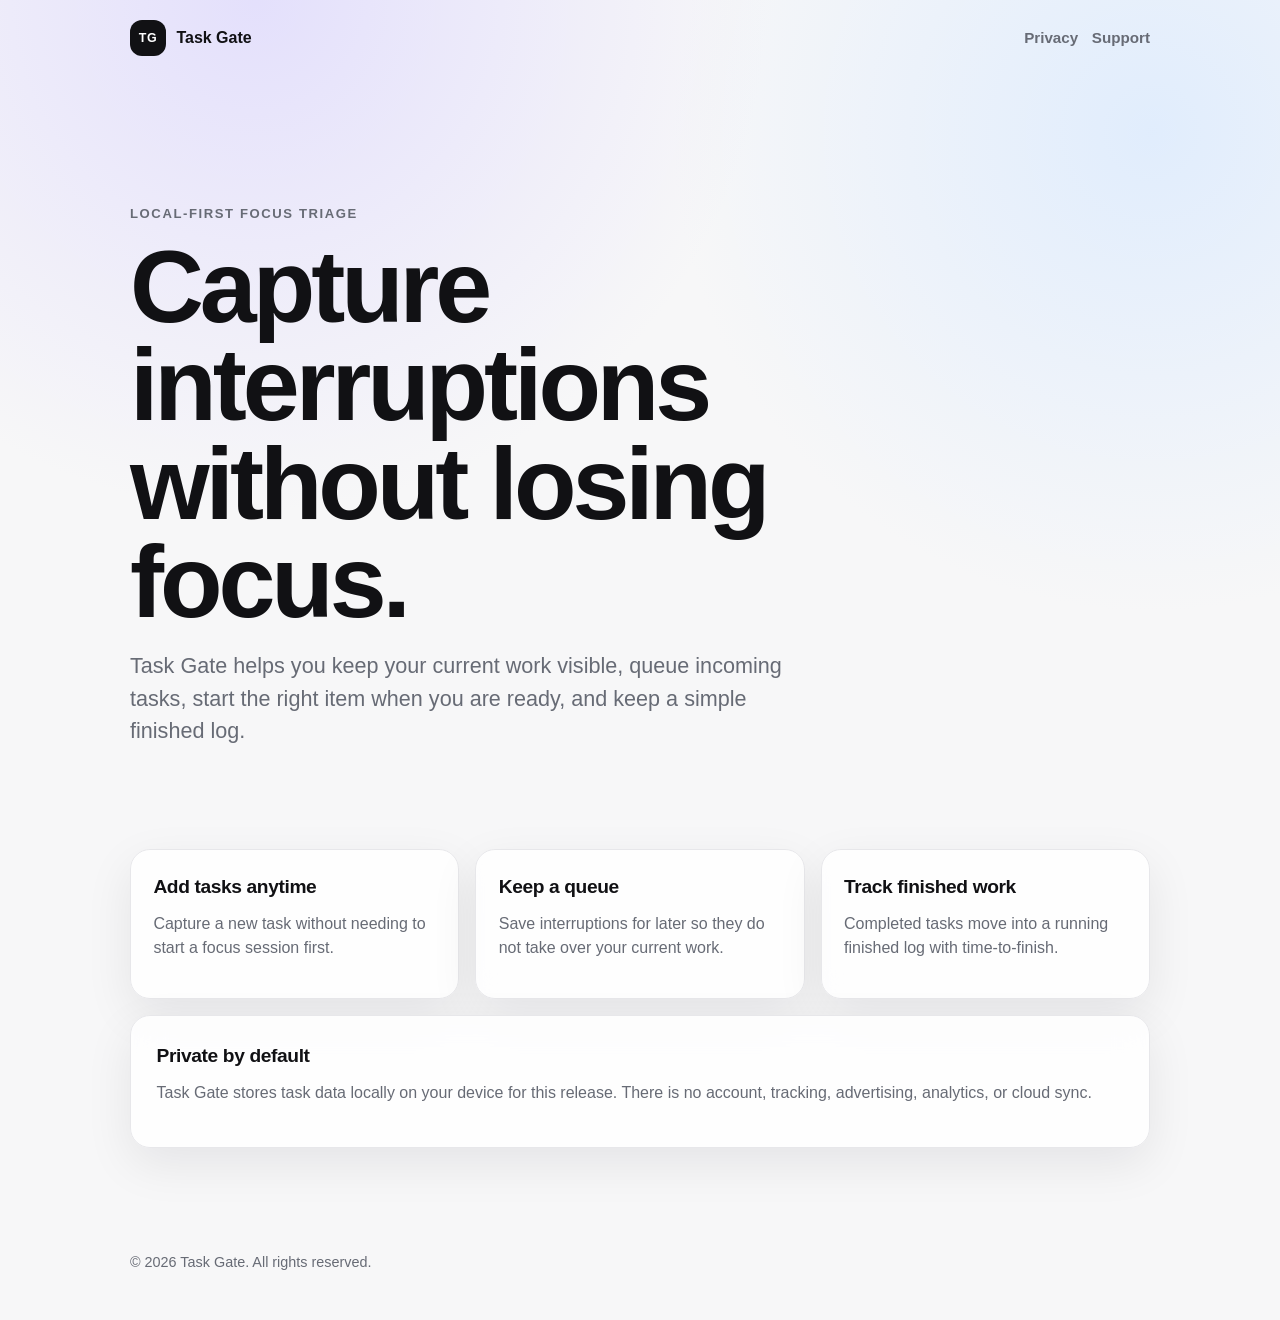
<file: index.html>
<!doctype html>
<html lang="en">
<head>
  <meta charset="utf-8">
  <meta name="viewport" content="width=device-width, initial-scale=1">
  <title>Task Gate</title>
  <meta name="description" content="Task Gate helps you capture interruptions without losing focus.">
  <link rel="stylesheet" href="styles.css">
</head>
<body>
  <header class="site-header">
    <a class="brand" href="./" aria-label="Task Gate home">
      <span class="brand-mark">TG</span>
      <span>Task Gate</span>
    </a>
    <nav aria-label="Primary navigation">
      <a href="./privacy.html">Privacy</a>
      <a href="./support.html">Support</a>
    </nav>
  </header>

  <main>
    <section class="hero">
      <p class="eyebrow">Local-first focus triage</p>
      <h1>Capture interruptions without losing focus.</h1>
      <p class="lede">
        Task Gate helps you keep your current work visible, queue incoming tasks,
        start the right item when you are ready, and keep a simple finished log.
      </p>
    </section>

    <section class="grid" aria-label="Task Gate features">
      <article class="card">
        <h2>Add tasks anytime</h2>
        <p>Capture a new task without needing to start a focus session first.</p>
      </article>
      <article class="card">
        <h2>Keep a queue</h2>
        <p>Save interruptions for later so they do not take over your current work.</p>
      </article>
      <article class="card">
        <h2>Track finished work</h2>
        <p>Completed tasks move into a running finished log with time-to-finish.</p>
      </article>
    </section>

    <section class="notice">
      <h2>Private by default</h2>
      <p>
        Task Gate stores task data locally on your device for this release. There
        is no account, tracking, advertising, analytics, or cloud sync.
      </p>
    </section>

  </main>

  <footer>
    <p>&copy; 2026 Task Gate. All rights reserved.</p>
  </footer>
</body>
</html>
</file>
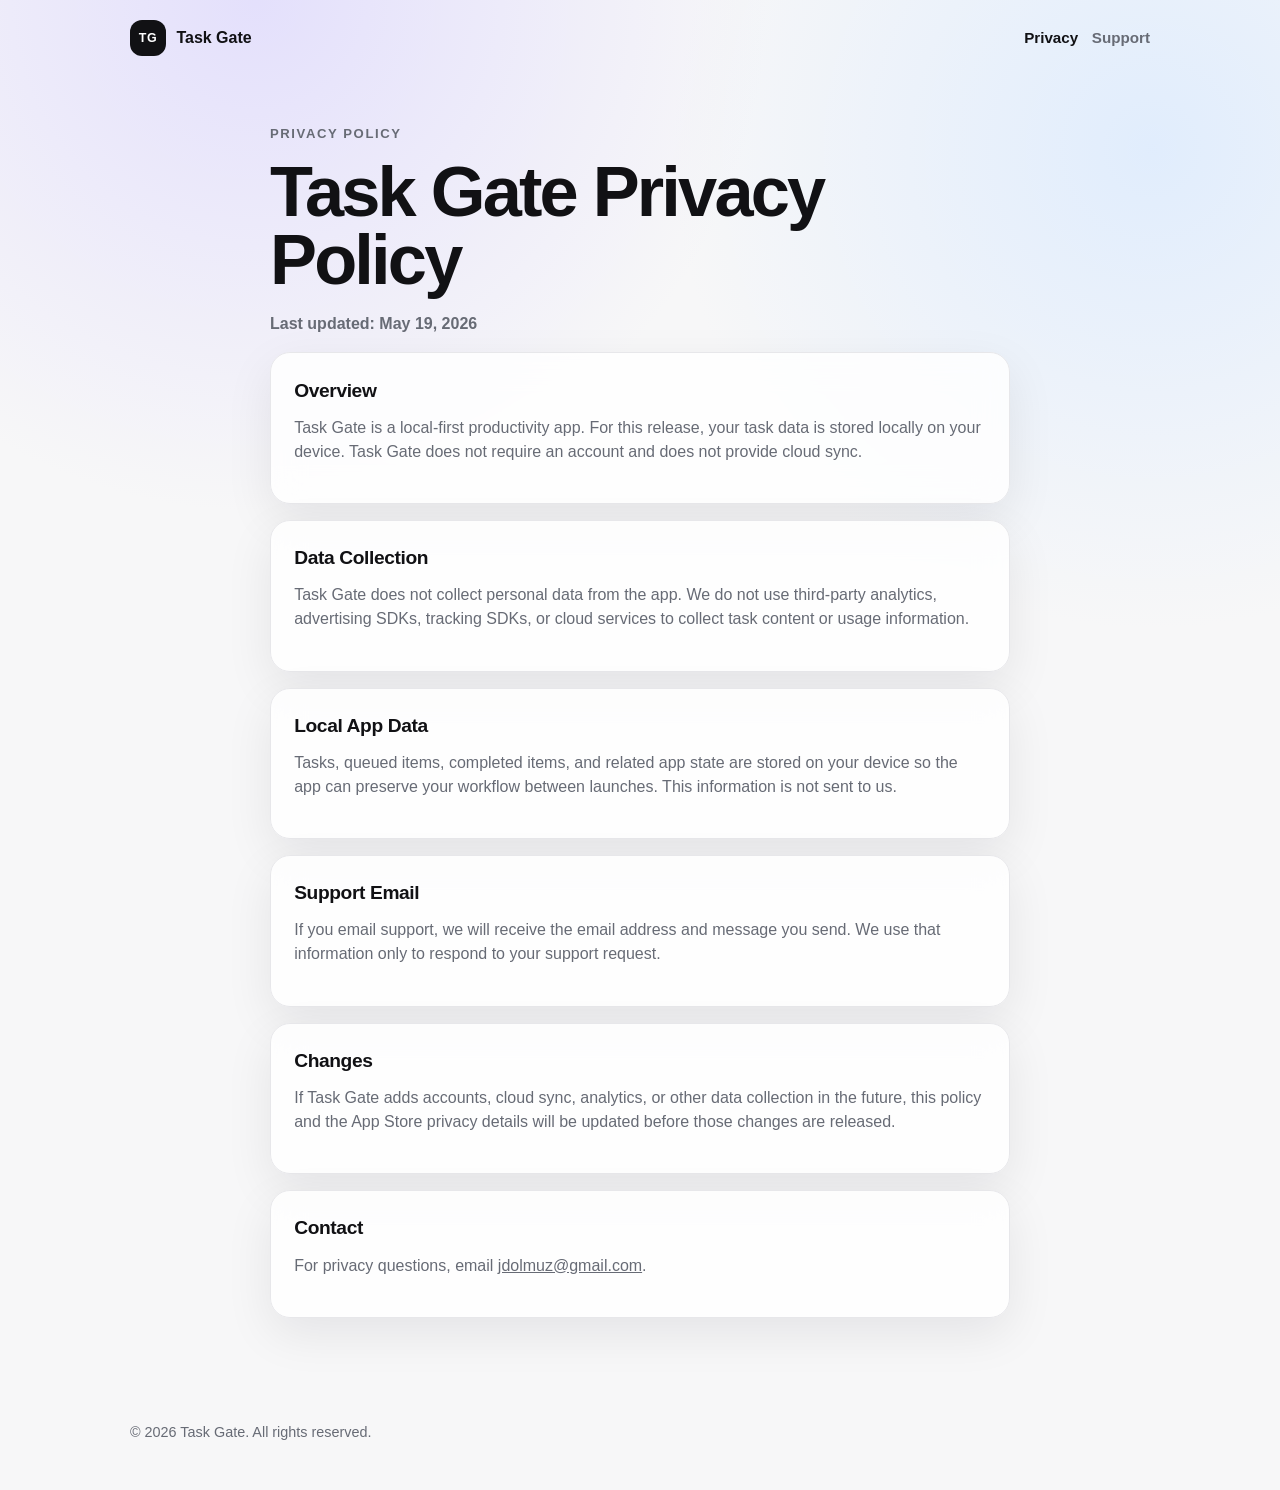
<file: privacy.html>
<!doctype html>
<html lang="en">
<head>
  <meta charset="utf-8">
  <meta name="viewport" content="width=device-width, initial-scale=1">
  <title>Privacy Policy - Task Gate</title>
  <meta name="description" content="Task Gate privacy policy.">
  <link rel="stylesheet" href="styles.css">
</head>
<body>
  <header class="site-header">
    <a class="brand" href="./" aria-label="Task Gate home">
      <span class="brand-mark">TG</span>
      <span>Task Gate</span>
    </a>
    <nav aria-label="Primary navigation">
      <a href="./privacy.html" aria-current="page">Privacy</a>
      <a href="./support.html">Support</a>
    </nav>
  </header>

  <main class="document">
    <p class="eyebrow">Privacy Policy</p>
    <h1>Task Gate Privacy Policy</h1>
    <p class="updated">Last updated: May 19, 2026</p>

    <section>
      <h2>Overview</h2>
      <p>
        Task Gate is a local-first productivity app. For this release, your task
        data is stored locally on your device. Task Gate does not require an
        account and does not provide cloud sync.
      </p>
    </section>

    <section>
      <h2>Data Collection</h2>
      <p>
        Task Gate does not collect personal data from the app. We do not use
        third-party analytics, advertising SDKs, tracking SDKs, or cloud services
        to collect task content or usage information.
      </p>
    </section>

    <section>
      <h2>Local App Data</h2>
      <p>
        Tasks, queued items, completed items, and related app state are stored on
        your device so the app can preserve your workflow between launches. This
        information is not sent to us.
      </p>
    </section>

    <section>
      <h2>Support Email</h2>
      <p>
        If you email support, we will receive the email address and message you
        send. We use that information only to respond to your support request.
      </p>
    </section>

    <section>
      <h2>Changes</h2>
      <p>
        If Task Gate adds accounts, cloud sync, analytics, or other data
        collection in the future, this policy and the App Store privacy details
        will be updated before those changes are released.
      </p>
    </section>

    <section>
      <h2>Contact</h2>
      <p>
        For privacy questions, email
        <a href="mailto:jdolmuz@gmail.com">jdolmuz@gmail.com</a>.
      </p>
    </section>
  </main>

  <footer>
    <p>&copy; 2026 Task Gate. All rights reserved.</p>
  </footer>
</body>
</html>
</file>
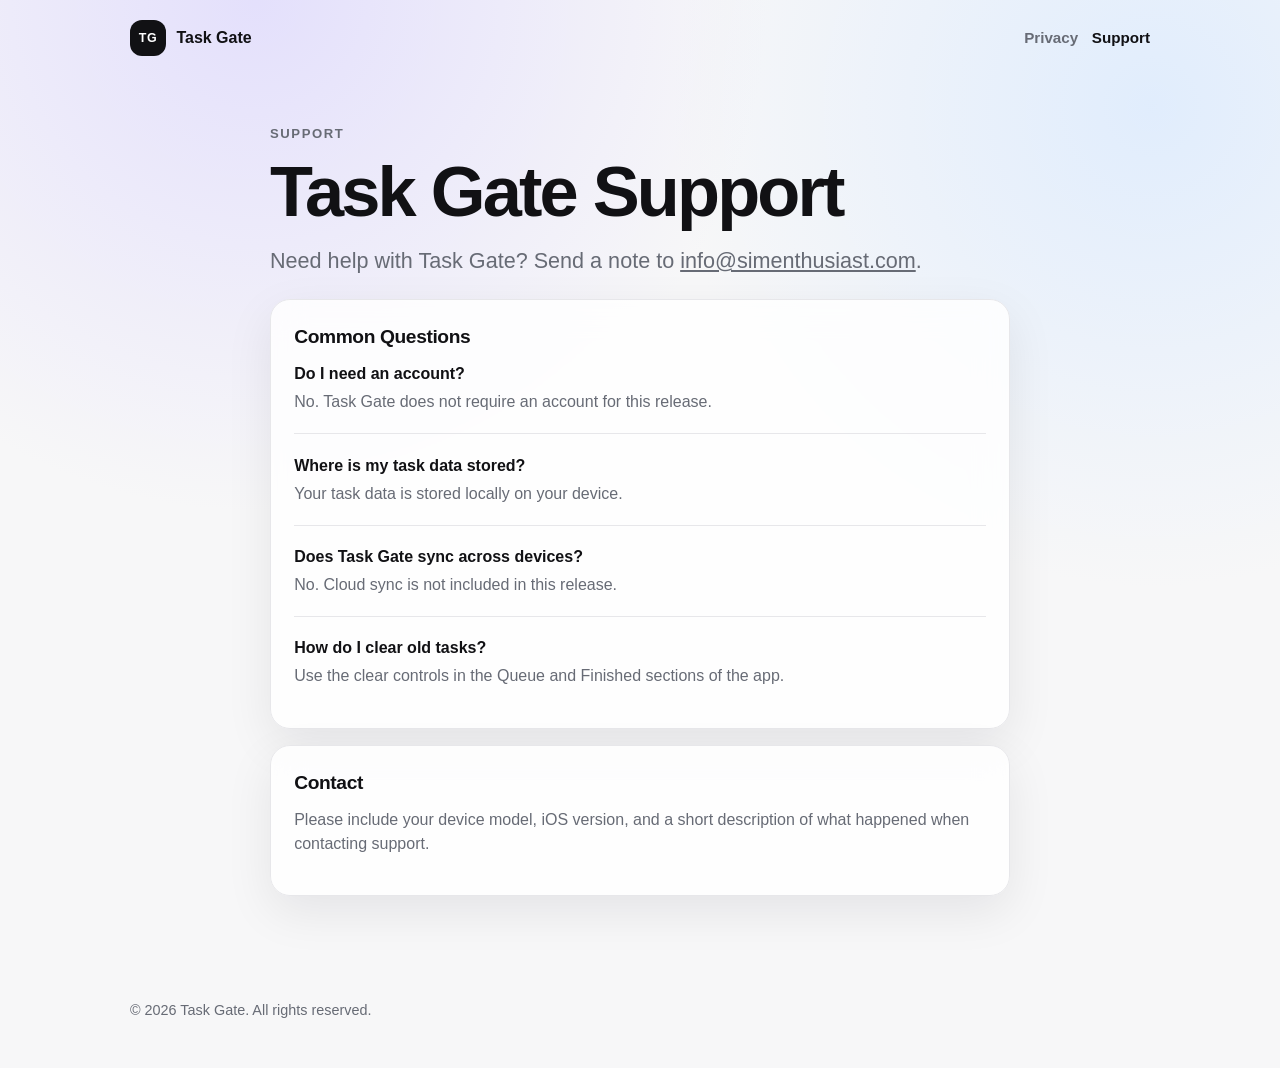
<file: support.html>
<!doctype html>
<html lang="en">
<head>
  <meta charset="utf-8">
  <meta name="viewport" content="width=device-width, initial-scale=1">
  <title>Support - Task Gate</title>
  <meta name="description" content="Task Gate support.">
  <link rel="stylesheet" href="styles.css">
</head>
<body>
  <header class="site-header">
    <a class="brand" href="./" aria-label="Task Gate home">
      <span class="brand-mark">TG</span>
      <span>Task Gate</span>
    </a>
    <nav aria-label="Primary navigation">
      <a href="./privacy.html">Privacy</a>
      <a href="./support.html" aria-current="page">Support</a>
    </nav>
  </header>

  <main class="document">
    <p class="eyebrow">Support</p>
    <h1>Task Gate Support</h1>
    <p class="lede">
      Need help with Task Gate? Send a note to
      <a href="mailto:info@simenthusiast.com">info@simenthusiast.com</a>.
    </p>

    <section>
      <h2>Common Questions</h2>
      <div class="faq">
        <h3>Do I need an account?</h3>
        <p>No. Task Gate does not require an account for this release.</p>
      </div>
      <div class="faq">
        <h3>Where is my task data stored?</h3>
        <p>Your task data is stored locally on your device.</p>
      </div>
      <div class="faq">
        <h3>Does Task Gate sync across devices?</h3>
        <p>No. Cloud sync is not included in this release.</p>
      </div>
      <div class="faq">
        <h3>How do I clear old tasks?</h3>
        <p>Use the clear controls in the Queue and Finished sections of the app.</p>
      </div>
    </section>

    <section class="notice">
      <h2>Contact</h2>
      <p>
        Please include your device model, iOS version, and a short description of
        what happened when contacting support.
      </p>
    </section>
  </main>

  <footer>
    <p>&copy; 2026 Task Gate. All rights reserved.</p>
  </footer>
</body>
</html>
</file>
<file: styles.css>
:root {
  color-scheme: light;
  --bg: #f7f7f8;
  --panel: rgba(255, 255, 255, 0.82);
  --text: #111114;
  --muted: #676b75;
  --line: #e7e7ea;
  --accent: #111114;
  --accent-soft: #efeff2;
  --shadow: rgba(17, 17, 20, 0.08);
}

* {
  box-sizing: border-box;
}

body {
  margin: 0;
  min-height: 100vh;
  background:
    radial-gradient(circle at 20% 0%, rgba(212, 205, 255, 0.55), transparent 32rem),
    radial-gradient(circle at 90% 10%, rgba(214, 232, 255, 0.68), transparent 30rem),
    var(--bg);
  color: var(--text);
  font-family: -apple-system, BlinkMacSystemFont, "Segoe UI", sans-serif;
  line-height: 1.5;
}

a {
  color: inherit;
}

.site-header {
  display: flex;
  align-items: center;
  justify-content: space-between;
  gap: 1rem;
  max-width: 1060px;
  margin: 0 auto;
  padding: 1.25rem;
}

.brand {
  display: inline-flex;
  align-items: center;
  gap: 0.65rem;
  color: var(--text);
  font-weight: 700;
  text-decoration: none;
}

.brand-mark {
  display: grid;
  place-items: center;
  width: 2.25rem;
  height: 2.25rem;
  border-radius: 0.75rem;
  background: var(--accent);
  color: white;
  font-size: 0.78rem;
  letter-spacing: 0.04em;
}

nav {
  display: flex;
  gap: 0.85rem;
  color: var(--muted);
  font-size: 0.95rem;
  font-weight: 600;
}

nav a {
  text-decoration: none;
}

nav a:hover,
nav a[aria-current="page"] {
  color: var(--text);
}

main {
  max-width: 1060px;
  margin: 0 auto;
  padding: 3rem 1.25rem 5rem;
}

.hero {
  max-width: 760px;
  padding: 5rem 0 4rem;
}

.eyebrow {
  margin: 0 0 0.9rem;
  color: var(--muted);
  font-size: 0.82rem;
  font-weight: 800;
  letter-spacing: 0.12em;
  text-transform: uppercase;
}

h1,
h2,
h3,
p {
  margin-top: 0;
}

h1 {
  max-width: 780px;
  margin-bottom: 1.2rem;
  font-size: clamp(2.8rem, 8vw, 6.5rem);
  line-height: 0.96;
  letter-spacing: -0.04em;
}

h2 {
  margin-bottom: 0.65rem;
  font-size: 1.2rem;
  letter-spacing: -0.02em;
}

h3 {
  margin-bottom: 0.25rem;
  font-size: 1rem;
}

.lede {
  max-width: 660px;
  color: var(--muted);
  font-size: clamp(1.08rem, 2vw, 1.35rem);
}

.grid {
  display: grid;
  grid-template-columns: repeat(3, minmax(0, 1fr));
  gap: 1rem;
  margin: 1rem 0;
}

.card,
.notice,
.document section {
  border: 1px solid var(--line);
  border-radius: 1.25rem;
  background: var(--panel);
  box-shadow: 0 1rem 3rem var(--shadow);
  backdrop-filter: blur(16px);
}

.card {
  padding: 1.4rem;
}

.card p,
.notice p,
.document p,
.faq p {
  color: var(--muted);
}

.notice {
  margin-top: 1rem;
  padding: 1.6rem;
}

.document {
  max-width: 780px;
}

.document h1 {
  font-size: clamp(2.4rem, 6vw, 4.4rem);
}

.document section {
  margin-top: 1rem;
  padding: 1.45rem;
}

.updated {
  color: var(--muted);
  font-weight: 600;
}

.faq + .faq {
  margin-top: 1.2rem;
  padding-top: 1.2rem;
  border-top: 1px solid var(--line);
}

footer {
  max-width: 1060px;
  margin: 0 auto;
  padding: 1.5rem 1.25rem 2rem;
  color: var(--muted);
  font-size: 0.9rem;
}

@media (max-width: 760px) {
  .site-header {
    align-items: flex-start;
    flex-direction: column;
  }

  main {
    padding-top: 1.5rem;
  }

  .hero {
    padding: 3rem 0 2rem;
  }

  .grid {
    grid-template-columns: 1fr;
  }

}
</file>
